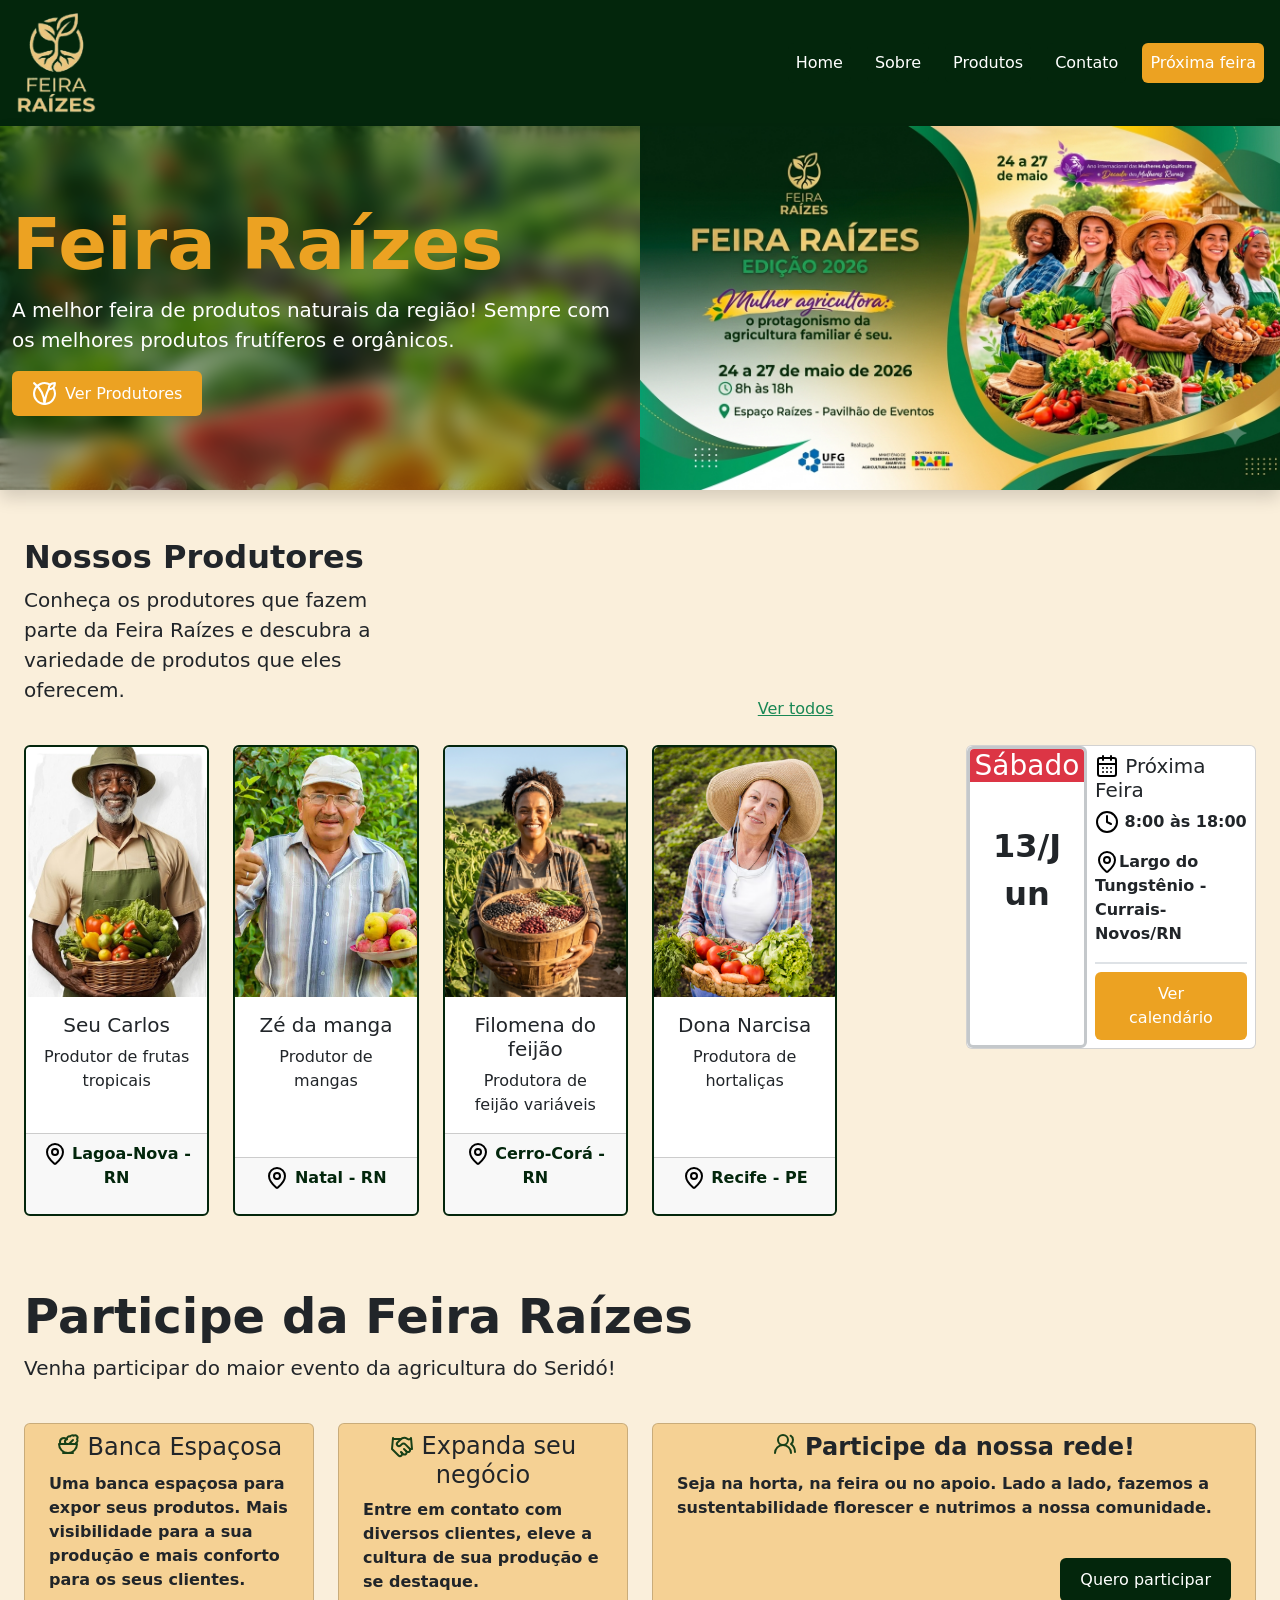
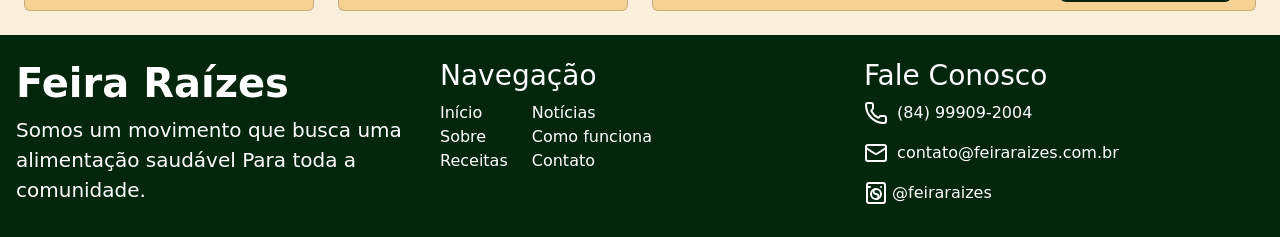
<file: index.html>
<!DOCTYPE html>
<html lang="pt-BR">

<head>
    <meta charset="UTF-8">
    <meta name="viewport" content="width=device-width, initial-scale=1.0">
    <link href="https://cdn.jsdelivr.net/npm/bootstrap@5.3.8/dist/css/bootstrap.min.css" rel="stylesheet"
        integrity="sha384-sRIl4kxILFvY47J16cr9ZwB07vP4J8+LH7qKQnuqkuIAvNWLzeN8tE5YBujZqJLB" crossorigin="anonymous">
    <link rel="stylesheet" href="assets/styles.css">
    <link rel="icon" type="image/png" href="assets/images/favicon.png">
    <title>Feira Raízes</title>
</head>

<body class="bg-background">
    <header>
        <div class="bg-custom-primary"><!--  div com elemnto nav classe navbar para o cabeçalho da página, com a logo e os links de navegação -->
            <nav class="navbar navbar-light pe-3 ps-3">
                <a href="">
                    <img class="navbar-brand" src="assets/images/logo-cor-invertida-removebg-preview.png" width="80" alt="Logo da Feira Raízes">
                </a>
                <ul class="navbar-nav flex-row gap-3 flex-wrap">
                    <li class="nav-item">
                        <a class="nav-link text-white btn custom-button-primary p-2" href="index.html">Home</a>
                    </li>
                    <li class="nav-item">
                        <a class="nav-link text-white btn custom-button-primary p-2" href="#">Sobre</a>
                    </li>
                    <li class="nav-item">
                        <a class="nav-link text-white btn custom-button-primary p-2" href="produtores_produtos.html">Produtos</a>
                    </li>
                    <li class="nav-item">
                        <a class="nav-link text-white btn custom-button-primary p-2" href="#">Contato</a>
                    </li>
                    <li class="nav-item">
                        <a class="nav-link text-white btn custom-button-secundary p-2" href="#proxima">Próxima feira</a>
                    </li>
                    <!-- a classe custom-button-secundary é personalizada e criada exclusivamente para os botões de navegação da página. -->
                </ul>
            </nav>
        </div>
        
    </header>

    <main>
        <section class="mt-0 p-0 shadow" id="home" style="background-image: url('assets/images/banner-fundo.png'); background-size: cover; background-position: center;">
            <!-- div com classe container-fluid usado para criar um container que ocupa toda a largura da tela, permitindo que o conteúdo se ajuste de forma responsiva em diferentes tamanhos de tela. -->
            <div class="d-flex align-items-center" style="backdrop-filter: blur(10px);">
                <div class="row">
                    <div class="col-md-6 p-4 text-center text-md-start bg-custom-primary-opacity align-content-center">
                        <h1 class="display-2 fw-bold text-custom-secundary">Feira Raízes</h1>
                        <p class="lead text-white">A melhor feira de produtos naturais da região! Sempre com os melhores produtos frutíferos e orgânicos.</p>
                        <a href="#produtores" class="btn custom-button-secundary text-white d-inline-flex align-items-center"><img class="me-2 img-fluid" width="25" src="assets/images/vegan.svg" alt=""> Ver Produtores</a>
                    </div>
                    <div class="col-md-6 p-0">
                        <img class="img-fluid" src="assets/images/banner.png" alt="Banner da Feira Raízes">
                    </div>
                </div> 
            </div>
        </section>

        
        <section class="p-4" id="produtores">
            <!-- essa sessão de produtores usa uma div com container fluid para ocupar totalmente o espaço igual a div do banner, porem,  -->
            <!-- dentro dessa div há outra div com classe de colunas para organizar os produtores em colunas, e cada produtor é representado por um card com imagem, nome, descrição e localização. A sessão também inclui um link para ver todos os produtores e produtos disponíveis na feira. -->
            <div class="row mt-4">
                <!-- uso de article para semântica do html, pois o conteúdo é um artigo sobre os produtores da feira. -->
                <article class="col-md-4 text-center text-md-start">
                    <h2 class="display-10 fw-bold">Nossos Produtores</h2>
                    <p class="lead">Conheça os produtores que fazem parte da Feira Raízes e descubra a variedade de produtos que eles oferecem.</p>
                </article>
                
                <div class="col-md-4 text-right text-md-end d-flex justify-content-center justify-content-md-end align-items-end">
                    <a class="link-success pe-1" href="produtores_produtos.html">Ver todos</a>
                </div>
            </div>
            <!-- div com classe de row para colunas e mt-4 para adicionar margem superior, e dentro dessa div há várias colunas representando os produtores da feira. 
             Cada coluna contém um card com imagem, nome, descrição e localização do produtor. A classe text-center é usada para centralizar o conteúdo dentro de cada coluna, e a classe mb-4 adiciona margem inferior para espaçamento entre os cards. 
             A classe h-100 é usada para garantir que todos os cards tenham a mesma altura, independentemente do conteúdo interno. -->

             <!-- decidi usar col-6 para agrupar de 2 em 2 cards em telas menores, e col-md-2 para exibir 5 cards em telas maiores, mantendo a consistência visual e o espaçamento adequado entre os elementos da página. -->
            <div class="row mt-4 h-100">
                <div class="col-6 col-md-2 text-center mb-4">
                    <article class="card border-custom h-100">
                        <img src="assets/images/Seu-carlos.jpg" class="card-img-top aspect-ratio-1-1 object-fit-cover" alt="imagem de seu Carlos">
                        <div class="card-body">
                            <h5 class="card-title">Seu Carlos</h5>
                            <p class="card-text">Produtor de frutas tropicais</p>
                        </div>
                        <div class="card-footer">
                            <p class="text-custom-primary fw-bold"><img src="assets/images/map-pin.svg" class="img-fluid align-bottom" alt="pin"> Lagoa-Nova - RN</p>    
                        </div>
                    </article>
                </div>
                <div class="col-6 col-md-2 text-center mb-4">
                    <article class="card border-custom h-100">
                        <img src="assets/images/zé-da-manga.png" class="card-img-top image-fluid object-fit-cover"  alt="imagem de Zé da Manga">
                        <!-- uilizei as classes de card para melhorar a semântica e por já haver uma estrutura de card pronta no bootstrap. -->
                        <div class="card-body">
                            <h5 class="card-title">Zé da manga</h5>
                            <p class="card-text">Produtor de mangas</p>
                        </div>
                        <div class="card-footer">
                            <p class="text-custom-primary fw-bold"><img src="assets/images/map-pin.svg" class="img-fluid align-bottom" alt="pin"> Natal - RN</p>
                        </div>
                    </article>
                </div>
                <div class="col-6 col-md-2 text-center mb-4">
                    <article class="card border-custom h-100">
                        <img src="assets/images/Filomena-do-feijão.png" class="card-img-top image-fluid object-fit-cover"  alt="Filomena">
                        <!-- uilizei as classes de card para melhorar a semântica e por já haver uma estrutura de card pronta no bootstrap. -->
                        <div class="card-body">
                            <h5 class="card-title">Filomena do feijão</h5>
                            <p class="card-text">Produtora de feijão variáveis</p>
                        </div>
                        <div class="card-footer">
                            <p class="text-custom-primary fw-bold"><img src="assets/images/map-pin.svg" class="img-fluid align-bottom" alt="pin"> Cerro-Corá - RN</p>
                        </div>
                    </article>
                </div>
                <div class="col-6 col-md-2 text-center mb-4">
                    <article class="card border-custom h-100">
                        <img src="assets/images/Dona-narcisa.png" class="card-img-top image-fluid object-fit-cover"  alt="Dona Narcisa">
                        <!-- uilizei as classes de card para melhorar a semântica e por já haver uma estrutura de card pronta no bootstrap. -->
                        <div class="card-body">
                            <h5 class="card-title">Dona Narcisa</h5>
                            <p class="card-text">Produtora de hortaliças</p>
                        </div>
                        <div class="card-footer justify-content-center">
                            <p class="text-custom-primary fw-bold"><img src="assets/images/map-pin.svg" class="img-fluid align-bottom" alt="pin"> Recife - PE</p>  
                        </div>
                    </article>
                </div>

                <!-- card para próxima feira com offset-md-1, isso faz com que o card seja deslocado para a direita -->
                <!-- decidi usar colunas offset-md-1 para que o card da próxima feira fique alinhado com os cards dos produtores, mantendo a consistência visual e o espaçamento adequado entre os elementos da página. -->
                <div class="col-md-3 offset-md-1 mb-4" id="proxima">
                  <div class="card">
                    <div class="row g-0">
                        <div class="col-5 border-3 border border-secondary-subtle rounded-2">
                            <div class="bg-danger text-center text-white rounded-top-1">
                                <h3>Sábado</h3>
                            </div>

                            <div class="d-flex justify-content-center align-items-center text-center mt-4 border-2 rounded-2 p-3 flex-wrap">
                                <p class="fs-2 fw-bold text-break">13/Jun</p>
                            </div>
                                
                        </div>
                        <div class="col-7">
                            <div class="m-2 d-flex flex-column">
                                <h5 class="card-title"><img src="assets/images/calendar-days.svg" class="img-fluid align-bottom" alt=""> Próxima Feira</h5>
                                <p class="fw-semibold"><img src="assets/images/clock.svg" class="img-fluid align-bottom" alt=""> 8:00 às 18:00</p>
                                <p class="fw-semibold"><img src="assets/images/map-pin.svg" class="img-fluid align-bottom" alt="">Largo do Tungstênio - Currais-Novos/RN</p>
                                <div class="d-flex justify-content-center justify-content-center align-items-center border-top border-2 pt-2">
                                    <a href="participe.html" class="btn text-white custom-button-secundary">Ver calendário</a>
                                </div>
                              </div>
                        </div>
                    </div>

                  </div>
                </div>


            </div>

        </section>


        <section class="p-4" id="participacao">
            <div class="d-flex flex-column">
                <h3 class="display-5 fw-bold">Participe da Feira Raízes</h3>
                <p class="fs-5">Venha participar do maior evento da agricultura do Seridó!</p>
            </div>

            <div class="row mt-4">
                <div class="col-6 col-md-3">
                    <article class="card bg-custom-secundary-light h-100">
                        <div class="pt-2">
                            <div class="d-flex justify-content-center align-items-center flex-wrap text-center">
                                <h3 class="fs-4"><img src="assets/images/salad.svg" class="mb-2" alt="ícone"> Banca Espaçosa</h3>
                            </div>
                        </div>

                        <div class="px-4 fw-semibold text-center text-md-start">
                            <p>Uma banca espaçosa para expor seus produtos. Mais visibilidade para a sua produção e mais conforto para os seus clientes.</p>
                        </div>
                    </article>
                </div>
                <div class="col-6 col-md-3">
                    <article class="card bg-custom-secundary-light h-100">
                        <div class="pt-2">
                            <div class="d-flex justify-content-center align-items-center flex-wrap text-center">
                                <h3 class="fs-4"><img src="assets/images/handshake.svg" alt="ícone"> Expanda seu negócio</h3>
                            </div>
                        </div>

                        <div class="px-4 fw-semibold text-center text-md-start">
                            <p>Entre em contato com diversos clientes, eleve a cultura de sua produção e se destaque.</p>
                        </div>
                    </article>
                </div>

                <div class="col-md-6 mt-4 mt-md-0">
                    <article class="card bg-custom-secundary-light h-100">
                        <div class="pt-2 text-center">
                            <div class="d-flex justify-content-center align-items-center flex-wrap text-center">
                                <h3 class="fs-4 fw-bold"><img src="assets/images/users-round.svg" class="mb-2 me-2" alt="ícone">Participe da nossa rede!</h3>
                            </div>
                        </div>

                        <div class="px-4 fw-semibold text-center text-md-start">
                            <p>Seja na horta, na feira ou no apoio. Lado a lado, fazemos a sustentabilidade florescer e nutrimos a nossa comunidade.</p>
                        </div>

                        <div class="d-flex flex-column mt-auto mb-2">
                            <div class="d-flex justify-content-end px-4">
                                <a href="participe.html" class="btn custom-button-primary">Quero participar</a>
                            </div>
                        </div>

                    </article>
                </div>
            </div>


        </section>

    </main>

    <footer id="sobre">
        <!-- fiz o uso de col-md para em telas grandes os elementos ficarem separados e apresentáveis. Ao diminuir a tela todos irão ficar empilhados como blocos para melhor visualização -->
        <div class="bg-custom-primary text-white pe-3 ps-3 mb-0">
            <div class="row pt-4">
                <div class="col-md-4">
                    <h3 class="display-6 fw-bold">Feira Raízes</h3>
                    <p class="lead fs-5">Somos um movimento que busca uma alimentação saudável Para toda a comunidade.</p>
                </div>

                <div class="col-md-4">
                    <h3 class="text-break">Navegação</h3>
                    <div class="d-flex gap-4 flex-wrap">
                        <ul class="list-unstyled">
                            <li><a href="#home" class="text-white text-decoration-none">Início</a></li>
                            <li><a href="#sobre" class="text-white text-decoration-none">Sobre</a></li>
                            <li><a href="#contato" class="text-white text-decoration-none">Receitas</a></li>
                        </ul>
                        <ul class="list-unstyled">
                            <li><a href="#produtores" class="text-white text-decoration-none">Notícias</a></li>
                            <li><a href="#produtores" class="text-white text-decoration-none">Como funciona</a></li>
                            <li><a href="#produtores" class="text-white text-decoration-none">Contato</a></li>
                        </ul>
                    </div>
                </div>

                <div class="col-md-4">
                    <h3 class="text-break">Fale Conosco</h3>
                    <div class="d-flex flex-wrap">
                        <ul class="list-unstyled">
                            <li><p><img src="assets/images/phone.svg" class="align-bottom pe-1" alt="Telefone"> (84) 99909-2004</p></li>
                            <li><p><img src="assets/images/mail.svg" class="align-bottom pe-1" alt="Email"> contato@feiraraizes.com.br</p></li>
                            <li><p><img src="assets/images/instagram.svg" class="align-bottom pe-1" alt="">@feiraraizes</p></li>
                        </ul>

                    </div>
                </div>

            </div>
        </div>

    </footer>
</body>

</html>
</file>
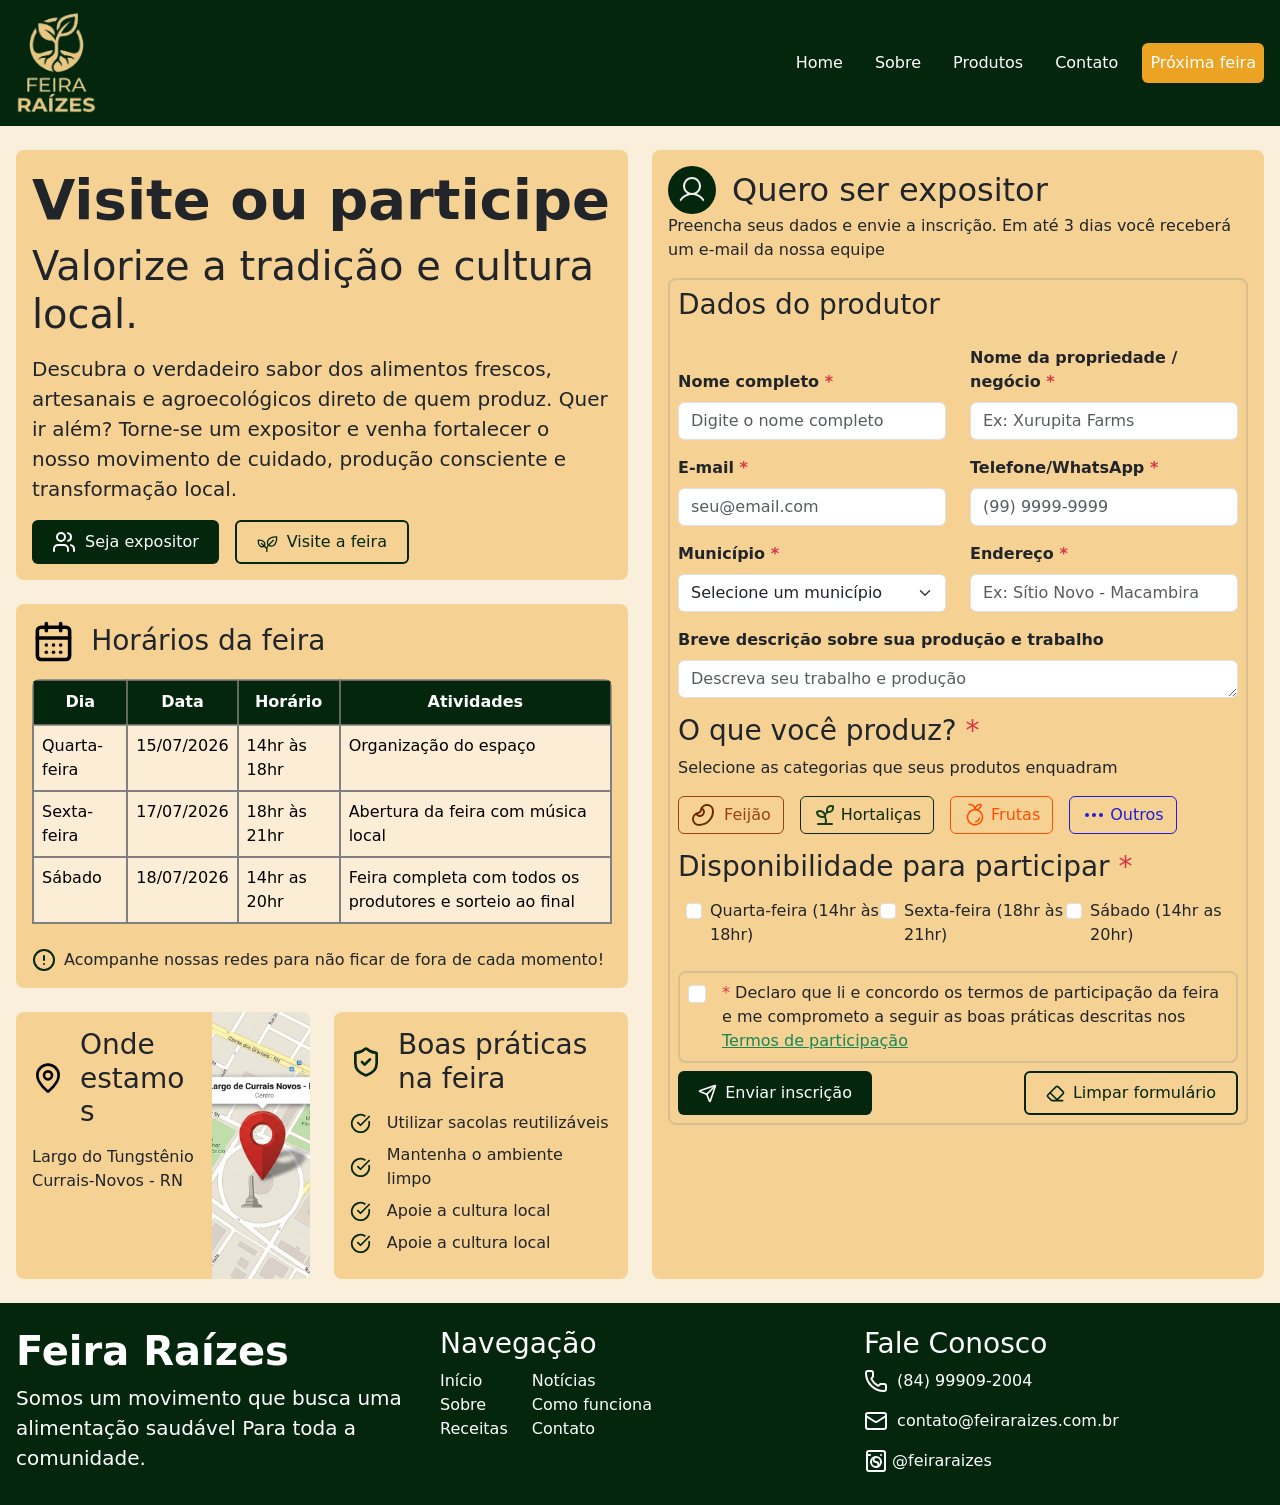
<file: participe.html>
<!DOCTYPE html>
<html lang="pt-BR">
<head>
    <meta charset="UTF-8">
    <meta name="viewport" content="width=device-width, initial-scale=1.0">
    <link href="https://cdn.jsdelivr.net/npm/bootstrap@5.3.8/dist/css/bootstrap.min.css" rel="stylesheet"
        integrity="sha384-sRIl4kxILFvY47J16cr9ZwB07vP4J8+LH7qKQnuqkuIAvNWLzeN8tE5YBujZqJLB" crossorigin="anonymous">
    <link rel="stylesheet" href="assets/styles.css">
    <link rel="icon" type="image/png" href="assets/images/favicon.png">
    <title>Participe - Feira Raízes</title>
</head>
<body class="bg-background">
    <header id="home">
        <div class="bg-custom-primary"><!--  div com elemnto nav classe navbar para o cabeçalho da página, com a logo e os links de navegação -->
            <nav class="navbar navbar-light pe-3 ps-3">
                <a href="">
                    <img class="navbar-brand" src="assets/images/logo-cor-invertida-removebg-preview.png" width="80" alt="Logo da Feira Raízes">
                </a>
                <ul class="navbar-nav flex-row gap-3 flex-wrap">
                    <li class="nav-item">
                        <a class="nav-link text-white btn custom-button-primary p-2" href="index.html">Home</a>
                    </li>
                    <li class="nav-item">
                        <a class="nav-link text-white btn custom-button-primary p-2" href="#sobre">Sobre</a>
                    </li>
                    <li class="nav-item">
                        <a class="nav-link text-white btn custom-button-primary p-2" href="produtores_produtos.html">Produtos</a>
                    </li>
                    <li class="nav-item">
                        <a class="nav-link text-white btn custom-button-primary p-2" href="#contato">Contato</a>
                    </li>
                    <li class="nav-item">
                        <a class="nav-link text-white btn custom-button-secundary p-2" href="index.html#proxima">Próxima feira</a>
                    </li>
                    <!-- a classe custom-button-secundary é personalizada e criada exclusivamente para os botões de navegação da página. -->
                </ul>
            </nav>
        </div>
        
    </header>

    <main>
        <section id="participe">
            <div class="row my-4 mx-1">
                <!-- parte do calendário e informações sobre a feira -->
                <div class="col-md-6">
                    <!-- banner introdutório -->
                    <div class="bg-custom-secundary-light p-3 rounded-3 mb-4">
                        <h1 class="display-4 fw-bold">Visite ou participe</h1>
                        <p class="display-6">Valorize a tradição e cultura local.</p>
                        <p class="lead">Descubra o verdadeiro sabor dos alimentos frescos, artesanais e agroecológicos direto de quem produz. Quer ir além? Torne-se um expositor e venha fortalecer o nosso movimento de cuidado, produção consciente e transformação local.</p>
                        <div class="d-flex align-items-center gap-3">
                            <a href="#formulario" class="btn custom-button-primary"><img src="assets/images/users.svg" class="align-bottom me-1" alt=""> Seja expositor</a>
                            <a href="#tabela" class="btn custom-button-primary-outline"><img src="assets/images/plant.svg" class="align-bottom me-1 m-0" style="height: 1.3rem;" alt=""> Visite a feira</a>
                        </div>

                    </div>
                    
                    
                    <article class="bg-custom-secundary-light p-3 rounded-3" id="tabela">
                        <div class="d-flex align-items-center mb-3">
                            <img src="assets/images/calendar-days.svg" class="me-3" style="height: 2.7rem;" alt="">
                            <h3 class="mb-0">Horários da feira</h3>
                        </div>
                        <!-- tabela de horários -->
                        <div class="rounded-3 overflow-hidden">
                            <table class="table-custom-primary table table-hover mb-0">
                                <thead class="bg-custom-primary text-white">
                                    <tr>
                                        <th>Dia</th>
                                        <th>Data</th>
                                        <th>Horário</th>
                                        <th>Atividades</th>
                                    </tr>
                                </thead>
    
                                <tbody class="table-custom-primary">
                                    <tr>
                                        <td>Quarta-feira</td>
                                        <td>15/07/2026</td>
                                        <td>14hr às 18hr</td>
                                        <td>Organização do espaço</td>
                                    </tr>
    
                                    <tr>
                                        <td>Sexta-feira</td>
                                        <td>17/07/2026</td>
                                        <td>18hr às 21hr</td>
                                        <td>Abertura da feira com música local</td>
                                    </tr>
    
                                    <tr>
                                        <td>Sábado</td>
                                        <td>18/07/2026</td>
                                        <td>14hr as 20hr </td>
                                        <td>Feira completa com todos os produtores e sorteio ao final</td>
                                    </tr>
                                </tbody>
                            </table>

                            <div class="d-flex align-items-center mt-4">
                                <img src="assets/images/circle-alert.svg" class="me-2" alt="">
                                <p class="mb-0">Acompanhe nossas redes para não ficar de fora de cada momento!</p>
                            </div>

                        </div>

                    </article>

                    <div class="row mt-4">
                        <article class="col-md-6">

                            <div class="row g-0 h-100">
                                <div class="bg-custom-secundary-light rounded-start-3 p-3 col-8">
                                    <div class="d-flex align-items-center">
                                        <img src="assets/images/map-pin.svg" class=" align-bottom me-3" style="height: 2rem;" alt="">
                                        <h3 class="mb-0 text-break">Onde estamos</h3>
                                    </div>
    
                                    <div class="mt-3">
                                        <p class="mb-0">Largo do Tungstênio</p>
                                        <p>Currais-Novos - RN</p>
                                    </div>
                                </div>

                                <div class="col-4">
                                    <div class="h-100 d-flex">
                                        <img src="assets/images/localização-largo.png" class="img-fluid object-fit-cover rounded-end-3" alt="">
                                    </div>
                                </div>
                            </div>

                        </article>

                        <article class="col-md-6 mt-3 mt-md-0">
                            <div class="bg-custom-secundary-light p-3 rounded-3 h-100">
                                <div class="d-flex align-items-center">
                                    <img src="assets/images/shield-check.svg" class="me-3" style="height: 2rem;" alt="">
                                    <h3 class="mb-0">Boas práticas na feira</h3>
                                </div>

                                <div class="mt-3">
                                    <div class="d-flex align-items-center my-2">
                                        <img src="assets/images/circle-check-big.svg" class="me-3" style="height: 1.3rem;" alt="ícone">
                                        <p class="mb-0">Utilizar sacolas reutilizáveis</p>
                                    </div>
                                    
                                    <div class="d-flex align-items-center my-2">
                                        <img src="assets/images/circle-check-big.svg" class="me-3" style="height: 1.3rem;" alt="ícone">
                                        <p class="mb-0">Mantenha o ambiente limpo</p>
                                    </div>
                                    
                                    <div class="d-flex align-items-center my-2">
                                        <img src="assets/images/circle-check-big.svg" class="me-3" style="height: 1.3rem;" alt="ícone">
                                        <p class="mb-0">Apoie a cultura local</p>
                                    </div>
                                    
                                    <div class="d-flex align-items-center my-2">
                                        <img src="assets/images/circle-check-big.svg" class="me-3" style="height: 1.3rem;" alt="ícone">
                                        <p class="mb-0">Apoie a cultura local</p>
                                    </div>
                                </div>
                            </div>
                        </article>
                    </div>
                    
                </div>
                
                <!-- parte do formulário de inscrição -->
                <div id="formulario" class="col-md-6">
                    <div class="bg-custom-secundary-light p-3 rounded-3 mt-4 mt-md-0 h-100">
                        <div class="d-flex align-items-center">
                            <img src="assets/images/user.svg" class="me-3 bg-custom-primary rounded-circle p-2" alt="">
                            <h2 class="mb-0">Quero ser expositor</h2>
                        </div>
                        <p>Preencha seus dados e envie a inscrição. Em até 3 dias você receberá um e-mail da nossa equipe</p>
    
                        <div class="border-custom-card rounded-3 p-2">
                            <h3>Dados do produtor</h3>
                            <form action="">
                                <div class="row">
                                    <div class="col-6 mt-3">
                                        <div class="d-flex flex-column align-items-start h-100">
                                            <label for="nomecompleto" class="form-label fw-semibold mt-auto">Nome completo<span class="text-danger"> *</span></label>
                                            <input type="text" id="nomecompleto" required placeholder="Digite o nome completo" class="form-control">
                                        </div>
                                    </div>
                                    
                                    <div class="col-6 mt-3">
                                        <div class="d-flex flex-column align-items-start h-100">
                                            <label for="propriedade" class="form-label fw-semibold mt-auto">Nome da propriedade / negócio<span class="text-danger"> *</span></label>
                                            <input type="text" id="propriedade" required placeholder="Ex: Xurupita Farms" class="form-control ">
                                        </div>
                                    </div>
                                    
                                    <div class="col-6 mt-3">
                                        <div class="d-flex flex-column align-items-start h-100">
                                            <label for="email" class="form-label fw-semibold mt-auto">E-mail<span class="text-danger"> *</span></label>
                                            <input type="email" id="email" placeholder="seu@email.com" required class="form-control ">
                                        </div>
                                    </div>
                                    
                                    <div class="col-6 mt-3">
                                        <div class="d-flex flex-column align-items-start h-100">
                                            <label for="telefone" class="form-label fw-semibold mt-auto">Telefone/WhatsApp<span class="text-danger"> *</span></label>
                                            <input type="tel" id="telefone" pattern="^\(\d{2}\) \d{4,5}-\d{4}$" placeholder="(99) 9999-9999" required class="form-control ">
                                        </div>
                                    </div>
                                    
                                    <div class="col-6 mt-3">
                                        <div class="d-flex flex-column align-items-start h-100">
                                            <label for="municipio" class="form-label fw-semibold mt-auto">Município<span class="text-danger"> *</span></label>
                                            <select name="municipio" required class="form-select" id="municipio">
                                                <option value="None" selected>Selecione um município</option>
                                                <option value="Lagoa Nova">Lagoa-Nova</option>
                                                <option value="Lagoa Nova">Currais-Novos</option>
                                                <option value="Lagoa Nova">Cerro-Corá</option>
                                                <option value="Lagoa Nova">Tenente Laurentino</option>
                                            </select>
                                        </div>
                                    </div>

                                    <div class="col-6 mt-3">
                                        <div class="d-flex flex-column align-items-start h-100">
                                            <label for="endereco" class="form-label fw-semibold mt-auto">Endereço<span class="text-danger"> *</span></label>
                                            <input type="text" id="endereco" placeholder="Ex: Sítio Novo - Macambira" required class="form-control ">
                                        </div>
                                    </div>
                                    
                                    <div class="col-12 mt-3">
                                        <div class="d-flex flex-column align-items-start h-100">
                                            <label for="descricao" class="form-label fw-semibold mt-auto">Breve descrição sobre sua produção e trabalho</label>
                                            <textarea name="" placeholder="Descreva seu trabalho e produção" id="descricao" class="form-control" style="height: 1rem;"></textarea>
                                        </div>
                                    </div>

                                    <div class="col-12 mt-3">
                                        <h3>O que você produz? <span class="text-danger">* </span></h3>
                                        <p>Selecione as categorias que seus produtos enquadram</p>

                                        <div class="d-flex flex-wrap gap-3">
                                            <div>                                                    
                                                <input type="checkbox" class="btn-check" name="feijao" id="feijao">
                                                <label for="feijao" class="btn btn-custom-brown-outline"><img src="assets/images/bean.svg" class="align-bottom me-1" alt="ícone"> Feijão</label>
                                            </div>
                                            
                                            <div>                                                    
                                                <input type="checkbox" class="btn-check" name="hortalicas" id="hortalicas">
                                                <label for="hortalicas" class="btn btn-custom-green-outline"><img src="assets/images/sprout.svg" class="align-bottom me-1" alt="ícone">Hortaliças</label>
                                            </div>

                                            <div>                                                    
                                                <input type="checkbox" class="btn-check" name="frutas" id="frutas">
                                                <label for="frutas" class="btn btn-custom-orange-outline"><img src="assets/images/orange.svg" class="align-bottom me-1" style="height: 1.5rem;" alt="ícone">Frutas</label>
                                            </div>

                                            <div>                                                    
                                                <input type="checkbox" class="btn-check" name="outros" id="outros">
                                                <label for="outros" class="btn btn-custom-blue-outline"><img src="assets/images/ellipsis.svg" class="align-bottom me-1" style="height: 1.5rem;" alt="ícone">Outros</label>
                                            </div>
                                        </div>
                                        
                                        <div class="mt-3">
                                            <h3>Disponibilidade para participar <span class="text-danger">* </span></h3>
                                            
                                            <div class="d-flex justify-content-between p-2">
                                                <div class="d-flex">
                                                    <input type="checkbox" class="form-check-input me-2" name="quarta-feira" id="quarta">
                                                    <label for="quarta">Quarta-feira (14hr às 18hr)</label>
                                                </div>

                                                <div class="d-flex">
                                                    <input type="checkbox" class="form-check-input me-2" name="sexta-feira" id="sexta">
                                                    <label for="sexta" class="form-check-label text-break">Sexta-feira (18hr às 21hr)</label>
                                                </div>

                                                <div class="d-flex">
                                                    <input type="checkbox" class="form-check-input me-2" name="sabado" id="sabado">
                                                    <label for="sabado">Sábado (14hr as 20hr)</label>
                                                </div>
                                            </div>
                                        </div>
                                        
                                        
                                    </div>
                                    
                                    <div class="col-12 mt-3">
                                        <div class="border-custom-card rounded-3 p-2 d-flex gap-3">
                                            <input type="checkbox" class="form-check-input p-2" required name="termos" id="termos">
                                            <label for="termos"><span class="text-danger">* </span>Declaro que li e concordo os termos de participação da feira e me comprometo a seguir as boas práticas descritas nos <a href="#" class="link-success">Termos de participação</a></label>
                                        </div>

                                    </div>

                                    <div class="col-12 mt-2">
                                        <div class="d-flex justify-content-between">
                                            <button type="submit" class="btn custom-button-primary"><img src="assets/images/send.svg" class="me-2" style="height: 1.2rem;" alt="">Enviar inscrição</button>
                                            <button type="reset" class="btn custom-button-primary-outline"><img src="assets/images/eraser.svg" class="me-2" style="height: 1.2rem;" alt="">Limpar formulário</button>
                                        </div>
                                    </div>

                                </div>
                            </form>

                        </div>
                        

                    </div>
                </div>
            </div>
            
        </section>


    </main>
    

     <footer id="sobre">
        <div class="bg-custom-primary text-white pe-3 ps-3 mb-0">
            <div class="row pt-4">
                <div class="col-md-4">
                    <h3 class="display-6 fw-bold">Feira Raízes</h3>
                    <p class="lead fs-5">Somos um movimento que busca uma alimentação saudável Para toda a comunidade.</p>
                </div>

                <div class="col-md-4">
                    <h3 class="text-break">Navegação</h3>
                    <div class="d-flex gap-4 flex-wrap">
                        <ul class="list-unstyled">
                            <li><a href="#home" class="text-white text-decoration-none">Início</a></li>
                            <li><a href="#sobre" class="text-white text-decoration-none">Sobre</a></li>
                            <li><a href="#contato" class="text-white text-decoration-none">Receitas</a></li>
                        </ul>
                        <ul class="list-unstyled">
                            <li><a href="#produtores" class="text-white text-decoration-none">Notícias</a></li>
                            <li><a href="#produtores" class="text-white text-decoration-none">Como funciona</a></li>
                            <li><a href="#produtores" class="text-white text-decoration-none">Contato</a></li>
                        </ul>
                    </div>
                </div>

                <div class="col-md-4" id="contato">
                    <h3 class="text-break">Fale Conosco</h3>
                    <div class="d-flex flex-wrap">
                        <ul class="list-unstyled">
                            <li><p><img src="assets/images/phone.svg" class="align-bottom pe-1" alt="Telefone"> (84) 99909-2004</p></li>
                            <li><p><img src="assets/images/mail.svg" class="align-bottom pe-1" alt="Email"> contato@feiraraizes.com.br</p></li>
                            <li><p><img src="assets/images/instagram.svg" class="align-bottom pe-1" alt="">@feiraraizes</p></li>
                        </ul>

                    </div>
                </div>

            </div>
        </div>

    </footer>
</body>
</html>
</file>
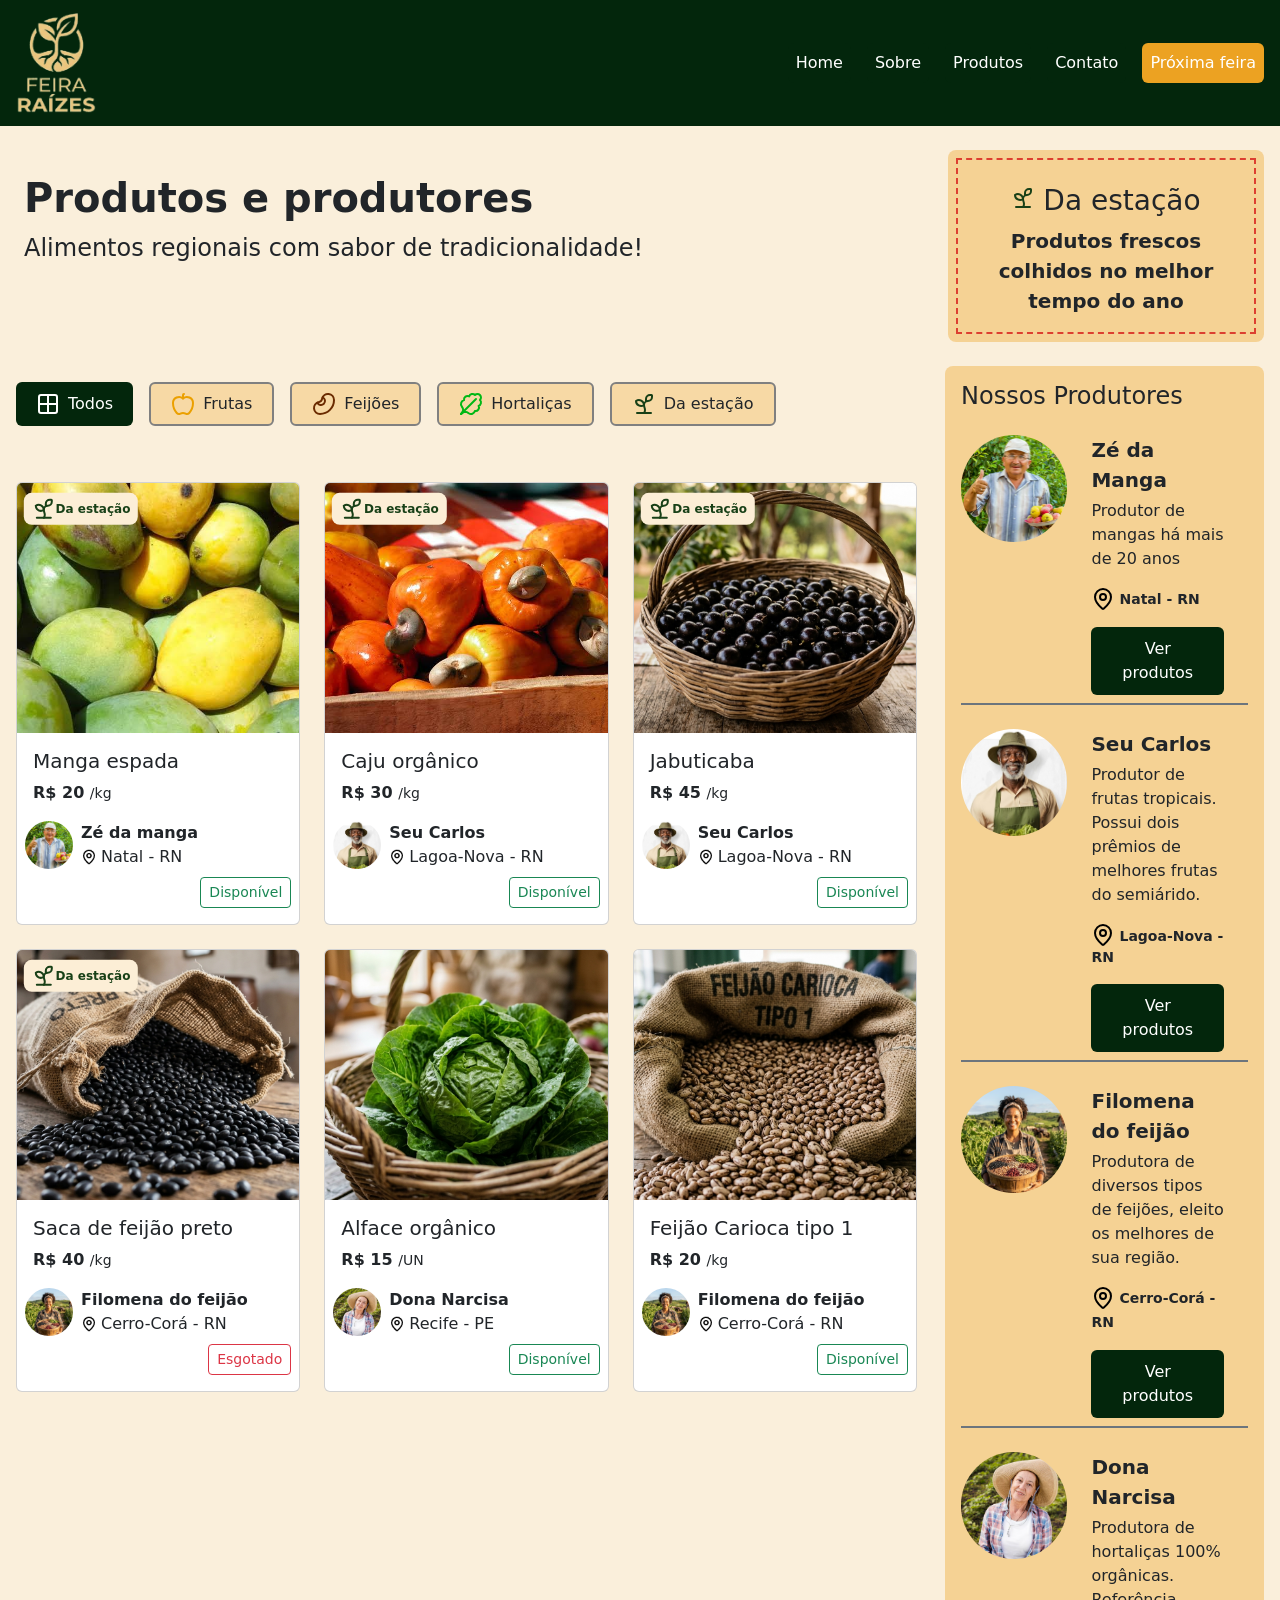
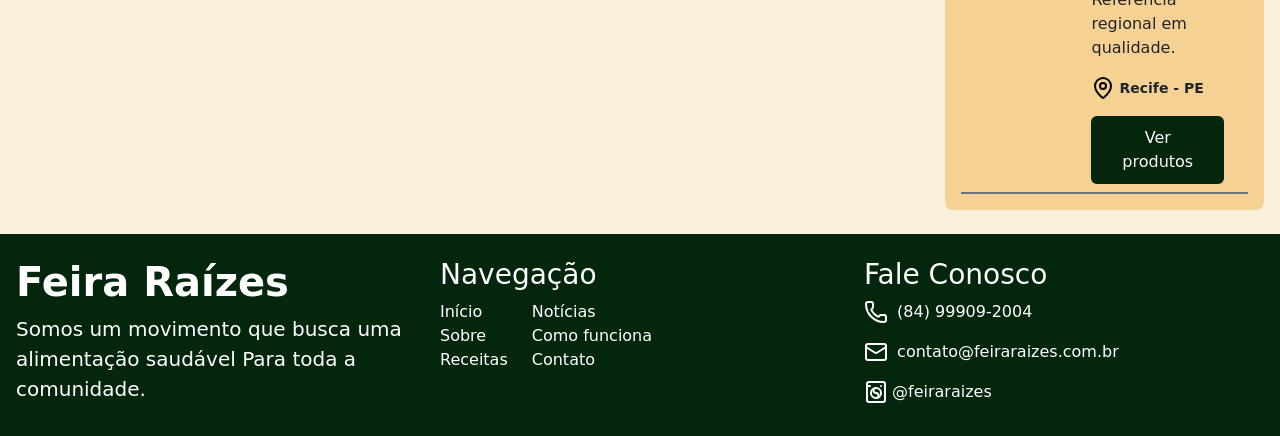
<file: produtores_produtos.html>
<!DOCTYPE html>
<html lang="pt-BR">
<head>
    <meta charset="UTF-8">
    <meta name="viewport" content="width=device-width, initial-scale=1.0">
    <link href="https://cdn.jsdelivr.net/npm/bootstrap@5.3.8/dist/css/bootstrap.min.css" rel="stylesheet"
        integrity="sha384-sRIl4kxILFvY47J16cr9ZwB07vP4J8+LH7qKQnuqkuIAvNWLzeN8tE5YBujZqJLB" crossorigin="anonymous">
    <link rel="stylesheet" href="assets/styles.css">
    <link rel="icon" type="image/png" href="assets/images/favicon.png">
    <title>Produtos e Produtores - Feira Raízes</title>
</head>
<body class="bg-background">
    <header id="home">
        <div class="bg-custom-primary"><!--  div com elemnto nav classe navbar para o cabeçalho da página, com a logo e os links de navegação -->
            <nav class="navbar navbar-light pe-3 ps-3">
                <a href="">
                    <img class="navbar-brand" src="assets/images/logo-cor-invertida-removebg-preview.png" width="80" alt="Logo da Feira Raízes">
                </a>
                <ul class="navbar-nav flex-row gap-3 flex-wrap">
                    <li class="nav-item">
                        <a class="nav-link text-white btn custom-button-primary p-2" href="index.html">Home</a>
                    </li>
                    <li class="nav-item">
                        <a class="nav-link text-white btn custom-button-primary p-2" href="#sobre">Sobre</a>
                    </li>
                    <li class="nav-item">
                        <a class="nav-link text-white btn custom-button-primary p-2" href="produtores_produtos.html">Produtos</a>
                    </li>
                    <li class="nav-item">
                        <a class="nav-link text-white btn custom-button-primary p-2" href="#contato">Contato</a>
                    </li>
                    <li class="nav-item">
                        <a class="nav-link text-white btn custom-button-secundary p-2" href="index.html#proxima">Próxima feira</a>
                    </li>
                    <!-- a classe custom-button-secundary é personalizada e criada exclusivamente para os botões de navegação da página. -->
                </ul>
            </nav>
        </div>
        
    </header>

    <main>
        <section id="produtos" class="mt-4 mb-4">
            <div class="row g-0 me-3">
                <div class="col-6 col-md-9 p-4">
                    <h1 class="fw-bold">Produtos e produtores</h1>
                    <p class="lead fs-4">Alimentos regionais com sabor de tradicionalidade!</p>
                </div>

                <div class="col-6 col-md-3">
                    <div class="bg-custom-secundary-light d-flex justify-content-center p-2 h-100 rounded-3">
                        <article class="border-custom-card-red-dashed w-100">
                            <div class="d-flex text-center justify-content-center align-items-center pt-4">
                                <h3 class="text-break"><img src="assets/images/sprout.svg" class="me-2 mb-2" alt="">Da estação</h3>
                            </div>
    
                            <div class="px-2 text-center">
                                <p class="fs-5 fw-semibold">Produtos frescos colhidos no melhor tempo do ano</p>
                            </div>
                        </article>
                    </div>
                </div>
            </div>

            <div class="row mt-4 me-md-3">
                <!-- navegação -->
                 <div class="col-md-9">
                    <div class="p-3 d-flex align-items-center gap-3 flex-wrap">
                        <a href="" class="btn custom-button-primary"><img src="assets/images/window.svg" class="align-bottom me-2" alt="">Todos</a>
                        <a href="" class="btn custom-button-secundary-light"><img src="assets/images/apple.svg" class="align-bottom me-2" alt="">Frutas</a>
                        <a href="" class="btn custom-button-secundary-light"><img src="assets/images/bean.svg" class="align-bottom me-2" alt="">Feijões</a>
                        <a href="" class="btn custom-button-secundary-light"><img src="assets/images/leafy-green.svg" class="align-bottom me-2" alt="">Hortaliças</a>
                        <a href="" class="btn custom-button-secundary-light"><img src="assets/images/sprout.svg" class="align-bottom me-2" alt="">Da estação</a>
                    </div>

                    <div class="row mt-4 p-3">
                        <div class="col-6 col-md-4 mb-4">
                            <article class="card h-100 d-flex flex-column">
                                <div class="position-relative">
                                    <img src="assets/images/manga-espada.jpg" class="card-img-top object-fit-cover w-100" style="aspect-ratio: 4/3;" alt="Manga espada">
                                    <div class="position-absolute top-0 start-0 translate-middle badge rounded-3 d-flex align-items-center bg-custom-secundary-low" style="margin-left: 4rem; margin-top: 1.6rem;">
                                        <img src="assets/images/sprout.svg" alt="ícone">
                                        <span class="">Da estação</span>
                                    </div>
                                </div>

                                <div class="card-body flex-grow-1">
                                    <h5 class="card-title">Manga espada</h5>
                                    <p class="card-text fw-semibold">R$ 20 <small class="fw-normal">/kg</small></p>
                                </div>

                                <div class="d-flex px-2 gap-2 flex-wrap mt-auto pb-3">
                                    <div class="flex-shrink-0">
                                        <img src="assets/images/zé-da-manga.png" class="object-fit-cover rounded-circle img-fluid" style="width: 3rem; max-width: 100%; object-position: top; aspect-ratio: 1/1;" alt="Zé da manga">
                                    </div>
                                    <div class="d-flex flex-column">
                                        <p class="fw-semibold m-0">Zé da manga</p>
                                        <div class="d-flex align-items-center">
                                            <img src="assets/images/map-pin.png" class="align-bottom me-1" style="width: 1rem;" alt="ícone">
                                            <p class="mb-0 text-break">Natal - RN</p>
                                        </div>
                                    </div>

                                    <div class="d-flex justify-content-end align-items-center flex-fill">
                                        <span class="btn btn-outline-success btn-sm">Disponível</span>
                                    </div>
                                </div>
                            </article>
                        </div>

                        <div class="col-6 col-md-4 mb-4">
                            <article class="card h-100 d-flex flex-column">
                                <div class="position-relative">
                                    <img src="assets/images/caju.jpg" class="card-img-top object-fit-cover w-100" style="aspect-ratio: 4/3;" alt="Caju">
                                    <div class="position-absolute top-0 start-0 translate-middle badge rounded-3 d-flex align-items-center bg-custom-secundary-low" style="margin-left: 4rem; margin-top: 1.6rem;">
                                        <img src="assets/images/sprout.svg" alt="ícone">
                                        <span class="">Da estação</span>
                                    </div>
                                </div>

                                <div class="card-body flex-grow-1">
                                    <h5 class="card-title">Caju orgânico</h5>
                                    <p class="card-text fw-semibold">R$ 30 <small class="fw-normal">/kg</small></p>
                                </div>

                                <div class="d-flex px-2 gap-2 flex-wrap mt-auto pb-3">
                                    <div class="flex-shrink-0">
                                        <img src="assets/images/Seu-carlos.jpg" class="object-fit-cover rounded-circle img-fluid" style="width: 3rem; max-width: 100%; object-position: top; aspect-ratio: 1/1;" alt="Seu Carlos">
                                    </div>
                                    <div class="d-flex flex-column">
                                        <p class="fw-semibold m-0">Seu Carlos</p>
                                        <div class="d-flex align-items-center">
                                            <img src="assets/images/map-pin.png" class="align-bottom me-1" style="width: 1rem;" alt="ícone">
                                            <p class="mb-0 text-break">Lagoa-Nova - RN</p>
                                        </div>
                                    </div>

                                    <div class="d-flex justify-content-end align-items-center flex-fill">
                                        <span class="btn btn-outline-success btn-sm">Disponível</span>
                                    </div>
                                </div>
                            </article>
                        </div>
                        <div class="col-6 col-md-4 mb-4">
                            <article class="card h-100 d-flex flex-column">
                                <div class="position-relative">
                                    <img src="assets/images/jabuticaba.png" class="card-img-top object-fit-cover w-100" style="aspect-ratio: 4/3;" alt="Jabuticaba">
                                    <div class="position-absolute top-0 start-0 translate-middle badge rounded-3 d-flex align-items-center bg-custom-secundary-low" style="margin-left: 4rem; margin-top: 1.6rem;">
                                        <img src="assets/images/sprout.svg" alt="ícone">
                                        <span class="">Da estação</span>
                                    </div>
                                </div>

                                <div class="card-body flex-grow-1">
                                    <h5 class="card-title">Jabuticaba</h5>
                                    <p class="card-text fw-semibold">R$ 45 <small class="fw-normal">/kg</small></p>
                                </div>

                                <div class="d-flex px-2 gap-2 flex-wrap mt-auto pb-3">
                                    <div class="flex-shrink-0">
                                        <img src="assets/images/Seu-carlos.jpg" class="object-fit-cover rounded-circle img-fluid" style="width: 3rem; max-width: 100%; object-position: top; aspect-ratio: 1/1;" alt="Seu Carlos">
                                    </div>
                                    <div class="d-flex flex-column">
                                        <p class="fw-semibold m-0">Seu Carlos</p>
                                        <div class="d-flex align-items-center">
                                            <img src="assets/images/map-pin.png" class="align-bottom me-1" style="width: 1rem;" alt="ícone">
                                            <p class="mb-0 text-break">Lagoa-Nova - RN</p>
                                        </div>
                                    </div>

                                    <div class="d-flex justify-content-end align-items-center flex-fill">
                                        <span class="btn btn-outline-success btn-sm">Disponível</span>
                                    </div>
                                </div>
                            </article>
                        </div>
                        <div class="col-6 col-md-4 mb-4">
                            <article class="card h-100 d-flex flex-column">
                                <div class="position-relative">
                                    <img src="assets/images/saca-feijao-preto.png" class="card-img-top object-fit-cover w-100" style="aspect-ratio: 4/3;" alt="Saca de feijão preto">
                                    <div class="position-absolute top-0 start-0 translate-middle badge rounded-3 d-flex align-items-center bg-custom-secundary-low" style="margin-left: 4rem; margin-top: 1.6rem;">
                                        <img src="assets/images/sprout.svg" alt="">
                                        <span class="">Da estação</span>
                                    </div>
                                </div>

                                <div class="card-body flex-grow-1">
                                    <h5 class="card-title">Saca de feijão preto</h5>
                                    <p class="card-text fw-semibold">R$ 40 <small class="fw-normal">/kg</small></p>
                                </div>

                                <div class="d-flex px-2 gap-2 flex-wrap mt-auto pb-3">
                                    <div class="flex-shrink-0">
                                        <img src="assets/images/Filomena-do-feijão.png" class="object-fit-cover rounded-circle img-fluid" style="width: 3rem; max-width: 100%; object-position: top; aspect-ratio: 1/1;" alt="Filomena">
                                    </div>
                                    <div class="d-flex flex-column">
                                        <p class="fw-semibold m-0">Filomena do feijão</p>
                                        <div class="d-flex align-items-center">
                                            <img src="assets/images/map-pin.png" class="align-bottom me-1" style="width: 1rem;" alt="ícone">
                                            <p class="mb-0 text-break">Cerro-Corá - RN</p>
                                        </div>
                                    </div>

                                    <div class="d-flex justify-content-end align-items-center flex-fill">
                                        <span class="btn btn-outline-danger btn-sm">Esgotado</span>
                                    </div>
                                </div>
                            </article>
                        </div>
                        <div class="col-6 col-md-4 mb-4">
                            <article class="card h-100 d-flex flex-column">
                                <div class="position-relative">
                                    <img src="assets/images/alface.png" class="card-img-top object-fit-cover w-100" style="aspect-ratio: 4/3;" alt="Alface">
                                </div>

                                <div class="card-body flex-grow-1">
                                    <h5 class="card-title">Alface orgânico</h5>
                                    <p class="card-text fw-semibold">R$ 15 <small class="fw-normal">/UN</small></p>
                                </div>

                                <div class="d-flex px-2 gap-2 flex-wrap mt-auto pb-3">
                                    <div class="flex-shrink-0">
                                        <img src="assets/images/Dona-narcisa.png" class="object-fit-cover rounded-circle img-fluid" style="width: 3rem; max-width: 100%; object-position: top; aspect-ratio: 1/1;" alt="">
                                    </div>
                                    <div class="d-flex flex-column">
                                        <p class="fw-semibold m-0">Dona Narcisa</p>
                                        <div class="d-flex align-items-center">
                                            <img src="assets/images/map-pin.png" class="align-bottom me-1" style="width: 1rem;" alt="ícone">
                                            <p class="mb-0 text-break">Recife - PE</p>
                                        </div>
                                    </div>

                                    <div class="d-flex justify-content-end align-items-center flex-fill">
                                        <span class="btn btn-outline-success btn-sm">Disponível</span>
                                    </div>
                                </div>
                            </article>
                        </div>
                        <div class="col-6 col-md-4 mb-4">
                            <article class="card h-100 d-flex flex-column">
                                <div class="position-relative">
                                    <img src="assets/images/feijao-carioca.png" class="card-img-top object-fit-cover w-100" style="aspect-ratio: 4/3;" alt="feijão carioca">
                                </div>

                                <div class="card-body flex-grow-1">
                                    <h5 class="card-title">Feijão Carioca tipo 1</h5>
                                    <p class="card-text fw-semibold">R$ 20 <small class="fw-normal">/kg</small></p>
                                </div>

                                <div class="d-flex px-2 gap-2 flex-wrap mt-auto pb-3">
                                    <div class="flex-shrink-0">
                                        <img src="assets/images/Filomena-do-feijão.png" class="object-fit-cover rounded-circle img-fluid" style="width: 3rem; max-width: 100%; object-position: top; aspect-ratio: 1/1;" alt="Filomena">
                                    </div>
                                    <div class="d-flex flex-column">
                                        <p class="fw-semibold m-0">Filomena do feijão</p>
                                        <div class="d-flex align-items-center">
                                            <img src="assets/images/map-pin.png" class="align-bottom me-1" style="width: 1rem;" alt="ícone">
                                            <p class="mb-0 text-break">Cerro-Corá - RN</p>
                                        </div>
                                    </div>

                                    <div class="d-flex justify-content-end align-items-center flex-fill">
                                        <span class="btn btn-outline-success btn-sm">Disponível</span>
                                    </div>
                                </div>
                            </article>
                        </div>
                        

                    </div>
                 </div>

                 <div class="col-md-3 bg-custom-secundary-light rounded-3 p-3">
                    <h4>Nossos Produtores</h4>
                    
                    <div class="border-bottom border-2 border-secondary pb-2 mt-4">
                        <div class="d-flex">
                           <div>
                               <img src="assets/images/zé-da-manga.png" class="img-fluid object-fit-cover rounded-circle" style="width: 12rem; max-width: 100%; object-position: top; aspect-ratio: 1/1;" alt="Zé da manga">
                           </div>
                           
                           <div class="px-4 w-100">
                                <p class="fs-5 fw-semibold mb-1">Zé da Manga</p>
                                <p>Produtor de mangas há mais de 20 anos</p>
                                <small class="fw-semibold"><img src="assets/images/map-pin.svg" class="me-1 align-bottom" alt="">Natal - RN</small>
                                <div class="d-flex justify-content-end mt-3">
                                    <a href="" class="btn custom-button-primary">Ver produtos</a>
                                </div>
                           </div>
                        </div>                        
                    </div>
                    
                    <div class="border-bottom border-2 border-secondary pb-2 mt-4">
                        <div class="d-flex">
                           <div>
                               <img src="assets/images/Seu-carlos.jpg" class="object-fit-cover img-fluid rounded-circle" style="width: 12rem; max-width: 100%; object-position: top; aspect-ratio: 1/1;" alt="Seu Carlos">
                           </div>
                           
                           <div class="px-4 w-100 d-flex flex-column flex-wrap">
                                <p class="fs-5 fw-semibold mb-1">Seu Carlos</p>
                                <p>Produtor de frutas tropicais. Possui dois prêmios de melhores frutas do semiárido.</p>
                                <small class="fw-semibold"><img src="assets/images/map-pin.svg" class="me-1 align-bottom" alt="">Lagoa-Nova - RN</small>
                                <div class="d-flex justify-content-end mt-3">
                                    <a href="" class="btn custom-button-primary">Ver produtos</a>
                                </div>
                           </div>
                        </div>                        
                    </div>
                    
                    <div class="border-bottom border-2 border-secondary pb-2 mt-4">
                        <div class="d-flex">
                           <div>
                               <img src="assets/images/Filomena-do-feijão.png" class="img-fluid object-fit-cover rounded-circle" style="width: 12rem; max-width: 100%; object-position: top; aspect-ratio: 1/1;" alt="">
                           </div>
                           
                           <div class="px-4 w-100">
                                <p class="fs-5 fw-semibold mb-1">Filomena do feijão</p>
                                <p>Produtora de diversos tipos de feijões, eleito os melhores de sua região.</p>
                                <small class="fw-semibold"><img src="assets/images/map-pin.svg" class="me-1 align-bottom" alt="">Cerro-Corá - RN</small>
                                <div class="d-flex justify-content-end mt-3">
                                    <a href="" class="btn custom-button-primary">Ver produtos</a>
                                </div>
                           </div>
                        </div>                        
                    </div>
                    
                    <div class="border-bottom border-2 border-secondary pb-2 mt-4">
                        <div class="d-flex">
                           <div>
                               <img src="assets/images/Dona-narcisa.png" class="img-fluid object-fit-cover rounded-circle" style="width: 12rem; max-width: 100%; object-position: top; aspect-ratio: 1/1;" alt="Narcisa">
                           </div>
                           
                           <div class="px-4 w-100">
                                <p class="fs-5 fw-semibold mb-1">Dona Narcisa</p>
                                <p>Produtora de hortaliças 100% orgânicas. Referência regional em qualidade.</p>
                                <small class="fw-semibold"><img src="assets/images/map-pin.svg" class="me-1 align-bottom" alt="">Recife - PE</small>
                                <div class="d-flex justify-content-end mt-3">
                                    <a href="" class="btn custom-button-primary">Ver produtos</a>
                                </div>
                           </div>
                        </div>                        
                    </div>
                    
                 </div>

            </div>
        </section>
    </main>

    <footer id="sobre">
        <div class="bg-custom-primary text-white pe-3 ps-3 mb-0">
            <div class="row pt-4">
                <div class="col-md-4">
                    <h3 class="display-6 fw-bold">Feira Raízes</h3>
                    <p class="lead fs-5">Somos um movimento que busca uma alimentação saudável Para toda a comunidade.</p>
                </div>

                <div class="col-md-4">
                    <h3 class="text-break">Navegação</h3>
                    <div class="d-flex gap-4 flex-wrap">
                        <ul class="list-unstyled">
                            <li><a href="#home" class="text-white text-decoration-none">Início</a></li>
                            <li><a href="#sobre" class="text-white text-decoration-none">Sobre</a></li>
                            <li><a href="#contato" class="text-white text-decoration-none">Receitas</a></li>
                        </ul>
                        <ul class="list-unstyled">
                            <li><a href="#produtores" class="text-white text-decoration-none">Notícias</a></li>
                            <li><a href="#produtores" class="text-white text-decoration-none">Como funciona</a></li>
                            <li><a href="#produtores" class="text-white text-decoration-none">Contato</a></li>
                        </ul>
                    </div>
                </div>

                <div class="col-md-4" id="contato">
                    <h3 class="text-break">Fale Conosco</h3>
                    <div class="d-flex flex-wrap">
                        <ul class="list-unstyled">
                            <li><p><img src="assets/images/phone.svg" class="align-bottom pe-1" alt="Telefone"> (84) 99909-2004</p></li>
                            <li><p><img src="assets/images/mail.svg" class="align-bottom pe-1" alt="Email"> contato@feiraraizes.com.br</p></li>
                            <li><p><img src="assets/images/instagram.svg" class="align-bottom pe-1" alt="">@feiraraizes</p></li>
                        </ul>

                    </div>
                </div>

            </div>
        </div>

    </footer>
    
</body>
</html>
</file>
<file: assets/styles.css>
:root {
    --cor-primaria: #03260c;
    --cor-alternativa: #184017;
    --cor-secundaria: #eca222;
    --cor-terciaria: #bf2e21;
    --cor-fundo: #f2d09153;
}

html, body {
    margin: 0;
    padding: 0;
    width: 100%;
    overflow-x: hidden;
}

.custom-button-primary {
    background-color: var(--cor-primaria);
    color: white;
    border: none;
    padding: 10px 20px;
    font-size: 16px;
    transition: background-color 0.3s ease;
}

.custom-button-primary-outline {
    color: var(--cor-primaria);
    border: 2px solid var(--cor-primaria);
    padding: 8px 20px;
    font-size: 16px;
    transition: background-color 0.3s ease;
}

.custom-button-primary-outline:hover {
    background-color: var(--cor-terciaria);
    color: white;
}

.text-custom-secundary {
    color: var(--cor-secundaria);
}

.custom-button-primary:hover {
    background-color: var(--cor-terciaria);
    color: white;
}

.custom-button-secundary {
    background-color: var(--cor-secundaria);
    border: none;
    padding: 10px 20px;
    font-size: 16px;
    transition: background-color 0.3s ease;
}

.custom-button-secundary:hover {
    background-color: var(--cor-terciaria);
}

.custom-button-secundary-light {
    background-color: #eca2224b;
    border: 2px solid gray;
    padding: 8px 20px;
    font-size: 16px;
    transition: background-color 0.3s ease;
}

.custom-button-secundary-light:hover {
    background-color: var(--cor-terciaria);
    color: white;
}

.bg-background {
    background-color: var(--cor-fundo);
}

.border-custom {
    border: 2px solid var(--cor-primaria);
    border-radius: 6px;
}

.bg-custom-primary {
    background-color: var(--cor-primaria);
}

.bg-custom-secundary {
    background-color: var(--cor-secundaria);
}

.bg-custom-primary-opacity {
    background-color: #03260c60;
}

.bg-custom-secundary-light {
    background-color: #eca22262;
    transition: 0.3s ease-out;
}

/* .bg-custom-secundary-light:hover {
    background-color: var(--cor-terciaria);
    color: white;
} */

.card-img-top {
    height: 250px;
    object-position: center 15%;
    object-fit: cover;
}

.text-custom-primary {
    color: var(--cor-primaria);
}

.border-custom-card {
    border: 2px solid rgba(128, 128, 128, 0.242);

}

.border-custom-card-red-dashed {
    border: 2px dashed #d51212c3;
}

.bg-custom-secundary-low {
    background-color: #fceed6;;
    color: var(--cor-alternativa);
}

.table-custom-primary thead th {
    background-color: var(--cor-primaria);
    color: white;
    border: 2px solid rgba(128, 128, 128, 0.744);
    padding: 0.6rem;
    text-align: center;
}

.table-custom-primary tbody tr td{
    border: 2px solid rgb(128, 128, 128);
    background-color: #ffffff9d;
}

/* importei as configurações de botão do bootstrap para personalizá-lo */
.btn-custom-brown-outline {
    --bs-btn-color: #974115;
  --bs-btn-border-color: #974115;
  --bs-btn-hover-color: #fff;
  --bs-btn-hover-bg: #974115;
  --bs-btn-hover-border-color: #974115;
  --bs-btn-focus-shadow-rgb: 25, 135, 84;
  --bs-btn-active-color: #fff;
  --bs-btn-active-bg: #974115;
  --bs-btn-active-border-color: #974115;
  --bs-btn-active-shadow: inset 0 3px 5px rgba(0, 0, 0, 0.125);
  --bs-btn-disabled-color: #974115;
  --bs-btn-disabled-bg: transparent;
  --bs-btn-disabled-border-color: #974115;
  --bs-gradient: none;
}

.btn-custom-green-outline {
    --bs-btn-color: #0e2903;
  --bs-btn-border-color: #0e2903;
  --bs-btn-hover-color: #fff;
  --bs-btn-hover-bg: #0e2903;
  --bs-btn-hover-border-color: #0e2903;
  --bs-btn-focus-shadow-rgb: 25, 135, 84;
  --bs-btn-active-color: #fff;
  --bs-btn-active-bg: #0e2903;
  --bs-btn-active-border-color: #0e2903;
  --bs-btn-active-shadow: inset 0 3px 5px rgba(0, 0, 0, 0.125);
  --bs-btn-disabled-color: #0e2903;
  --bs-btn-disabled-bg: transparent;
  --bs-btn-disabled-border-color: #0e2903;
  --bs-gradient: none;
}

.btn-custom-orange-outline {
    --bs-btn-color: #ff4d00;
  --bs-btn-border-color: #ff4d00;
  --bs-btn-hover-color: #fff;
  --bs-btn-hover-bg: #ff4d00;
  --bs-btn-hover-border-color: #ff4d00;
  --bs-btn-focus-shadow-rgb: 25, 135, 84;
  --bs-btn-active-color: #fff;
  --bs-btn-active-bg: #ff4d00b7;
  --bs-btn-active-border-color: #ff4d00;
  --bs-btn-active-shadow: inset 0 3px 5px rgba(0, 0, 0, 0.125);
  --bs-btn-disabled-color: #ff4d00;
  --bs-btn-disabled-bg: transparent;
  --bs-btn-disabled-border-color: #ff4d00;
  --bs-gradient: none;
}

.btn-custom-blue-outline {
    --bs-btn-color: #201dd7;
  --bs-btn-border-color: #201dd7;
  --bs-btn-hover-color: #fff;
  --bs-btn-hover-bg: #201dd7;
  --bs-btn-hover-border-color: #201dd7;
  --bs-btn-focus-shadow-rgb: 25, 135, 84;
  --bs-btn-active-color: #fff;
  --bs-btn-active-bg: #5755f9;
  --bs-btn-active-border-color: #201dd7;
  --bs-btn-active-shadow: inset 0 3px 5px rgba(0, 0, 0, 0.125);
  --bs-btn-disabled-color: #201dd7;
  --bs-btn-disabled-bg: transparent;
  --bs-btn-disabled-border-color: #201dd7;
  --bs-gradient: none;
}
</file>
